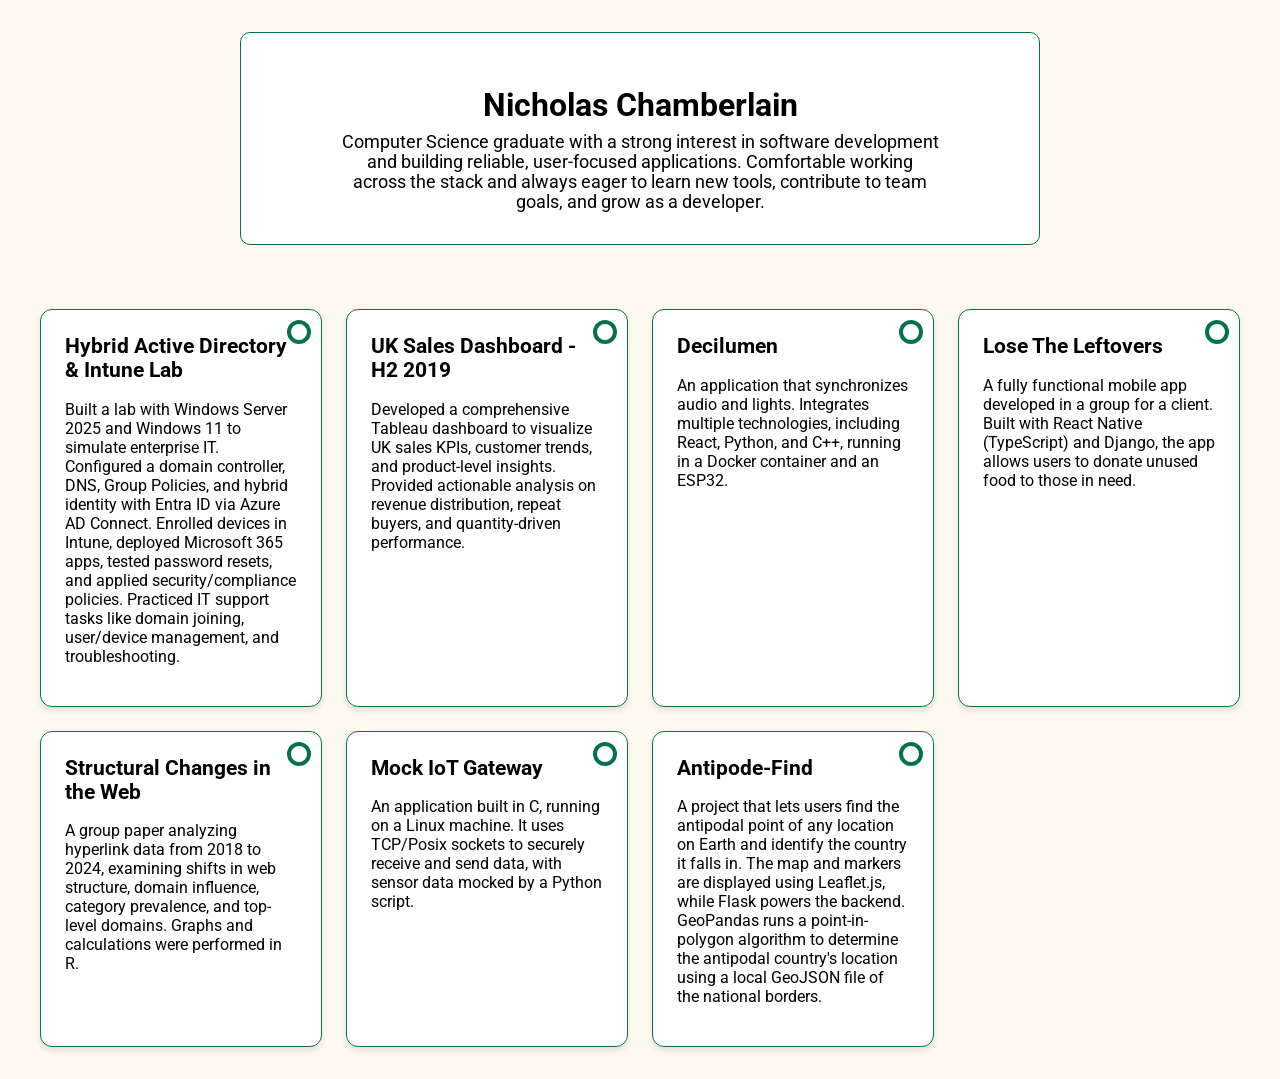
<file: index.html>
<!DOCTYPE html>
<html lang="en">
<head>
  <meta charset="UTF-8">
  <title>Nicholas Chamberlain</title>
  <link rel="stylesheet" href="css/index-style.css">
  <link href="https://fonts.googleapis.com/css2?family=Roboto:wght@400;700&display=swap" rel="stylesheet">
</head>
<body>
  <header class="intro">
    <h1>Nicholas Chamberlain</h1>
    <p>Computer Science graduate with a strong interest in software development and building reliable, user-focused applications. Comfortable working across the stack and always eager to learn new tools, contribute to team goals, and grow as a developer.</p>
  </header>

  <main class="projects">

    <a href="https://drive.google.com/file/d/12hNolqijaTYq5ywdYjmuxiqraVa0AJoe/view?usp=sharing" class="project" target="_blank">
      <h2>Hybrid Active Directory & Intune Lab</h2>
      <p>Built a lab with Windows Server 2025 and Windows 11 to simulate enterprise IT. Configured a domain controller, DNS, Group Policies, and hybrid identity with Entra ID via Azure AD Connect. Enrolled devices in Intune, deployed Microsoft 365 apps, tested password resets, and applied security/compliance policies. Practiced IT support tasks like domain joining, user/device management, and troubleshooting.</p>
    </a>
    
    <a href="https://public.tableau.com/app/profile/nicholas.chamberlain5523/viz/UKSalesDashboard-H22019/Dashboard3?publish=yes" class="project" target="_blank">
      <h2>UK Sales Dashboard - H2 2019</h2>
      <p>Developed a comprehensive Tableau dashboard to visualize UK sales KPIs, customer trends, and product-level insights. Provided actionable analysis on revenue distribution, repeat buyers, and quantity-driven performance.</p>
    </a>
    
    <a href="https://www.youtube.com/watch?v=0EfuO3AA4Q0" class="project" target="_blank">
      <h2>Decilumen</h2>
      <p>An application that synchronizes audio and lights. Integrates multiple technologies, including React, Python, and C++, running in a Docker container and an ESP32.</p>
    </a>

    <a href="https://youtu.be/0DKQyJ3vHas?si=szF1fRnaKMt0QOq_" class="project" target="_blank">
      <h2>Lose The Leftovers</h2>
      <p>A fully functional mobile app developed in a group for a client. Built with React Native (TypeScript) and Django, the app allows users to donate unused food to those in need.</p>
    </a>

    <a href="https://drive.google.com/file/d/1PXnxJk0gNDGa-T24VVSGMdxv-8B5gOrL/view?usp=sharing" class="project" target="_blank">
      <h2>Structural Changes in the Web</h2>
      <p>A group paper analyzing hyperlink data from 2018 to 2024, examining shifts in web structure, domain influence, category prevalence, and top-level domains. Graphs and calculations were performed in R.</p>
    </a>

    <a href="https://www.youtube.com/watch?v=sYsrcqG7rgM" class="project" target="_blank">
      <h2>Mock IoT Gateway</h2>
      <p>An application built in C, running on a Linux machine. It uses TCP/Posix sockets to securely receive and send data, with sensor data mocked by a Python script.</p>
    </a>

    <a href="https://youtu.be/IVqIJdY92cY" class="project" target="_blank">
      <h2>Antipode-Find</h2>
      <p>A project that lets users find the antipodal point of any location on Earth and identify the country it falls in. The map and markers are displayed using Leaflet.js, while Flask powers the backend. GeoPandas runs a point-in-polygon algorithm to determine the antipodal country's location using a local GeoJSON file of the national borders.</p>
    </a>
  </main>
</body>
</html>
</file>
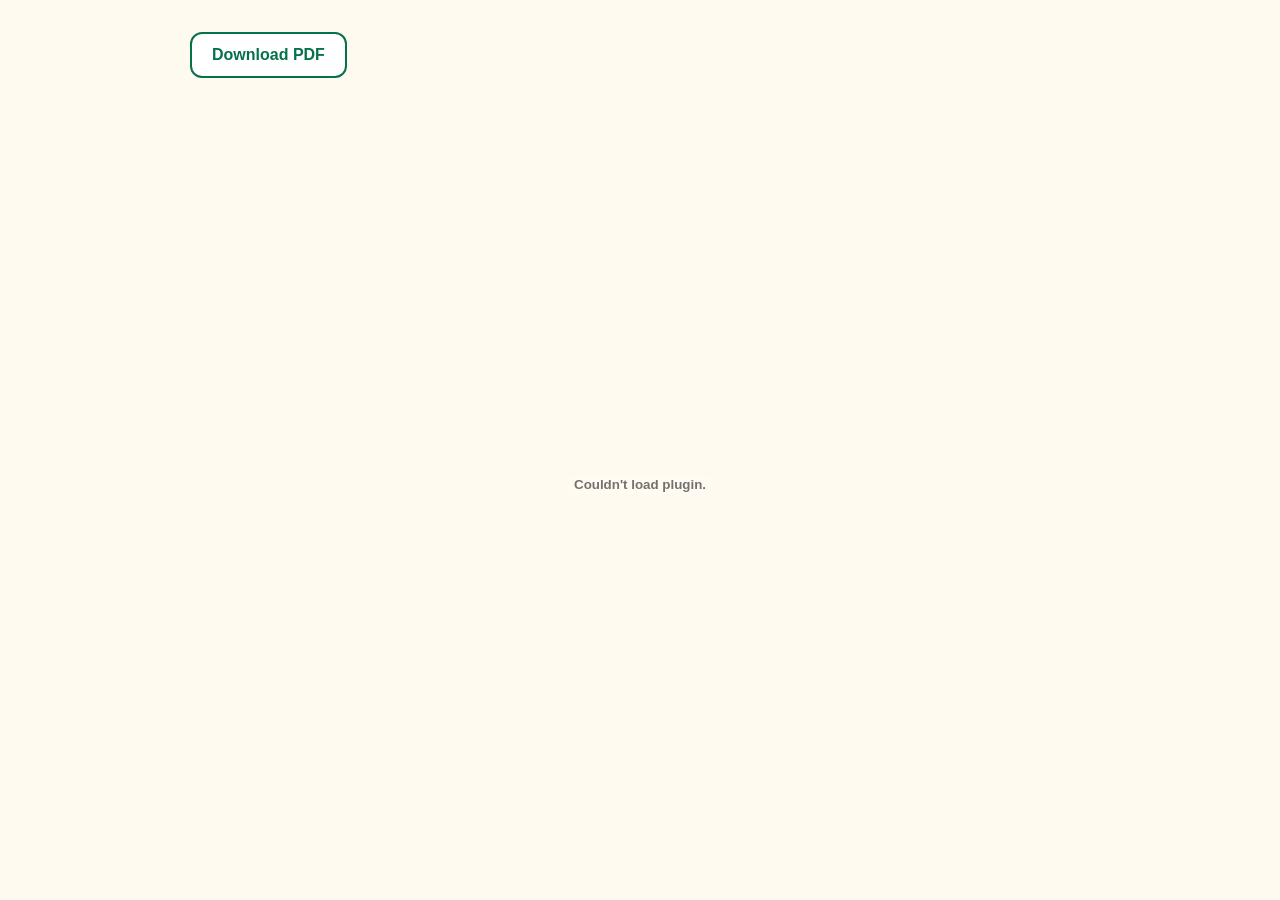
<file: resume.html>
<!DOCTYPE html>
<html lang="en">
<head>
  <meta charset="UTF-8">
  <meta name="viewport" content="width=device-width, initial-scale=1.0">
  <title>Resume</title>
  <link rel="stylesheet" href="css/resume-style.css">
</head>
<body>

  <main class="resume-container">
    <a
      href="assets/resume.pdf"
      download
      class="download-btn"
    >
      Download PDF
    </a>

    <div class="pdf-wrapper">
      <embed
        src="assets/resume.pdf"
        type="application/pdf"
      />
    </div>
  </main>

</body>
</html>
</file>
<file: css/index-style.css>
body {
  font-family: 'Roboto', sans-serif;
  background-color: #fffaf0;
  color: #000;
  margin: 0;
  padding: 0;
}

header.intro {
  position: relative;
  text-align: center;
  padding: 2rem 1rem;
  margin: 2rem;
  margin-left: 15rem;
  margin-right: 15rem;
  border-radius: 10px;
  border: 1px solid #05724a;
  background: #fff;
}

header.intro::after {
  content: "";
  position: absolute;
  border-radius: 50%;
}

header.intro h1 {
  margin-bottom: 0.5rem;
  font-size: 2rem;
}

header.intro p {
  max-width: 600px;
  margin: auto;
  font-size: 1.1rem;
}

main.projects {
  display: grid;
  grid-template-columns: repeat(auto-fit, minmax(280px, 1fr));
  gap: 1.5rem;
  padding: 2rem;
  max-width: 1200px;
  margin: auto;
}

.project {
  position: relative;
  display: block;
  background: #fff;
  border-radius: 12px;
  border: 1px solid #05724a;
  padding: 1.5rem;
  box-shadow: 0 4px 6px rgba(0,0,0,0.1);
  transition: transform 0.2s ease, box-shadow 0.2s ease;
  text-decoration: none;
  color: inherit;
}

.project::after {
  content: "";
  position: absolute;
  top: 10px;
  right: 10px;
  width: 16px;
  height: 16px;
  border: 4px solid #05724a;
  border-radius: 50%;
  transition: transform 0.2s ease, border-width 0.2s ease;
}

.project:hover::after {
  transform: scale(1.3);
  border-width: 6px; 
}

.project:hover {
  transform: translateY(-5px) scale(1.02);
  box-shadow: 0 8px 16px rgba(0,0,0,0.15);
}

.project h2 {
  color: black;
  margin-top: 0;
  font-size: 1.3rem;
}

@media (max-width: 600px) {
  header.intro {
    margin-left: 1rem;
    margin-right: 1rem;
  }

  header.intro h1 {
    font-size: 1.5rem;
  }
  
  header.intro p {
    font-size: 1rem;
  }
}
</file>
<file: css/resume-style.css>
body {
  font-family: 'Roboto', sans-serif;
  background-color: #fffaf0;
  color: #000;
  margin: 0;
  padding: 0;
}

.resume-container {
  max-width: 900px;
  margin: 0 auto;
  padding: 2rem;
}

/* Download button – same shape + green, no fill */
.download-btn {
  display: inline-block;
  margin-bottom: 1.5rem;
  padding: 12px 20px;
  background: #fff;
  color: #05724a;
  border: 2px solid #05724a;
  border-radius: 12px;
  font-weight: 600;
  text-decoration: none;
  transition: background-color 0.2s ease, transform 0.1s ease;
}

.download-btn:hover {
  background-color: #f4fff9;
}

.download-btn:active {
  transform: scale(0.98);
}

/* PDF display — no box, no border */
.pdf-wrapper {
  width: 100%;
  height: 85vh;
}

.pdf-wrapper embed {
  width: 100%;
  height: 100%;
  border: none;
}

/* Mobile */
@media (max-width: 600px) {
  .resume-container {
    padding: 1rem;
  }

  .pdf-wrapper {
    height: 70vh;
  }
}
</file>
